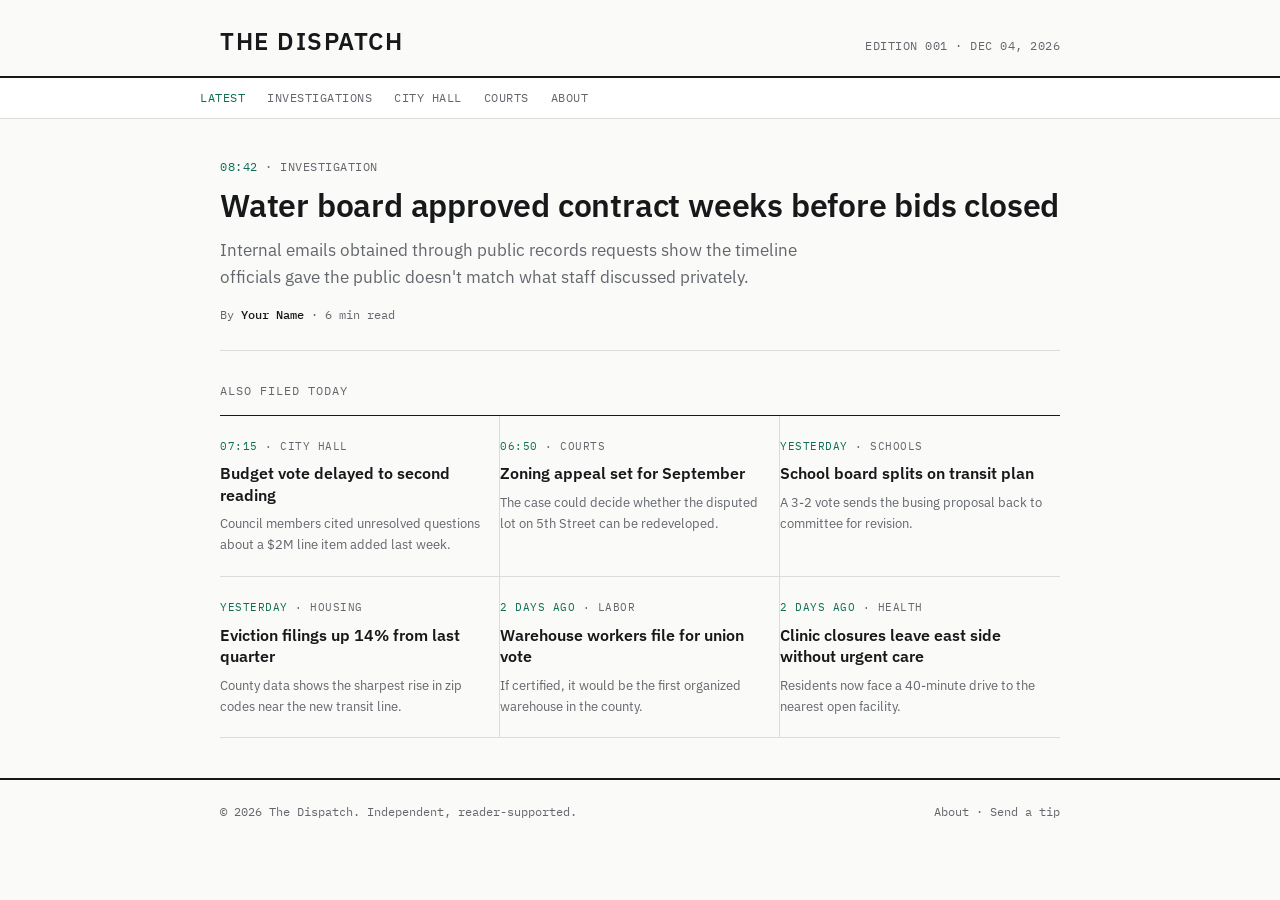
<file: index.html>
<!DOCTYPE html>
<html lang="en">
<head>
<meta charset="UTF-8">
<meta name="viewport" content="width=device-width, initial-scale=1.0">
<title>The Dispatch</title>
<meta name="description" content="Independent local reporting, filed as it happens.">
<link rel="stylesheet" href="styles.css">
</head>
<body>

<header class="masthead">
  <div class="wrap">
    <div class="masthead-title">The Dispatch</div>
    <div class="masthead-meta">EDITION 001 · <span id="today"></span></div>
  </div>
</header>

<nav class="nav">
  <div class="wrap">
    <a href="index.html" class="active">Latest</a>
    <a href="#">Investigations</a>
    <a href="#">City hall</a>
    <a href="#">Courts</a>
    <a href="about.html">About</a>
  </div>
</nav>

<main class="wrap">

  <section class="lead">
    <div class="eyebrow">08:42 <span class="dim">· INVESTIGATION</span></div>
    <h1><a href="posts/water-board-contract.html">Water board approved contract weeks before bids closed</a></h1>
    <p class="dek">Internal emails obtained through public records requests show the timeline officials gave the public doesn't match what staff discussed privately.</p>
    <div class="byline">By <span class="name">Your Name</span> · 6 min read</div>
  </section>

  <div class="section-label">Also filed today</div>

  <div class="ticker">
    <div class="ticker-item">
      <div class="eyebrow">07:15 <span class="dim">· CITY HALL</span></div>
      <h3><a href="#">Budget vote delayed to second reading</a></h3>
      <p>Council members cited unresolved questions about a $2M line item added last week.</p>
    </div>
    <div class="ticker-item">
      <div class="eyebrow">06:50 <span class="dim">· COURTS</span></div>
      <h3><a href="#">Zoning appeal set for September</a></h3>
      <p>The case could decide whether the disputed lot on 5th Street can be redeveloped.</p>
    </div>
    <div class="ticker-item">
      <div class="eyebrow">YESTERDAY <span class="dim">· SCHOOLS</span></div>
      <h3><a href="#">School board splits on transit plan</a></h3>
      <p>A 3-2 vote sends the busing proposal back to committee for revision.</p>
    </div>
    <div class="ticker-item">
      <div class="eyebrow">YESTERDAY <span class="dim">· HOUSING</span></div>
      <h3><a href="#">Eviction filings up 14% from last quarter</a></h3>
      <p>County data shows the sharpest rise in zip codes near the new transit line.</p>
    </div>
    <div class="ticker-item">
      <div class="eyebrow">2 DAYS AGO <span class="dim">· LABOR</span></div>
      <h3><a href="#">Warehouse workers file for union vote</a></h3>
      <p>If certified, it would be the first organized warehouse in the county.</p>
    </div>
    <div class="ticker-item">
      <div class="eyebrow">2 DAYS AGO <span class="dim">· HEALTH</span></div>
      <h3><a href="#">Clinic closures leave east side without urgent care</a></h3>
      <p>Residents now face a 40-minute drive to the nearest open facility.</p>
    </div>
  </div>

</main>

<footer>
  <div class="wrap">
    <span>&copy; <span id="year"></span> The Dispatch. Independent, reader-supported.</span>
    <span><a href="about.html">About</a> · <a href="mailto:tips@example.com">Send a tip</a></span>
  </div>
</footer>

<script>
  document.getElementById('year').textContent = new Date().getFullYear();
  document.getElementById('today').textContent = new Date().toLocaleDateString('en-US', { month: 'short', day: '2-digit', year: 'numeric' }).toUpperCase();
</script>

</body>
</html>
</file>
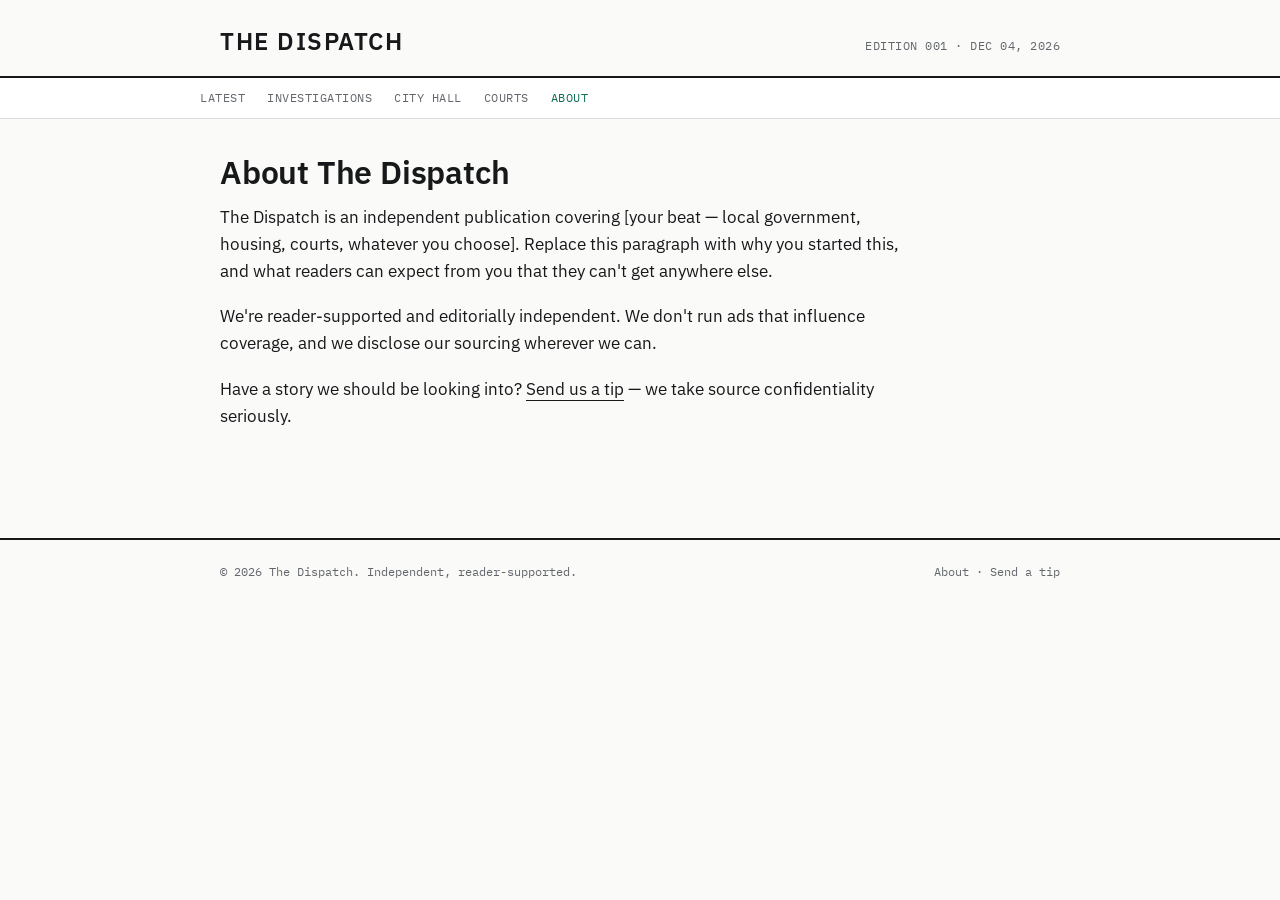
<file: about.html>
<!DOCTYPE html>
<html lang="en">
<head>
<meta charset="UTF-8">
<meta name="viewport" content="width=device-width, initial-scale=1.0">
<title>About — The Dispatch</title>
<link rel="stylesheet" href="styles.css">
</head>
<body>

<header class="masthead">
  <div class="wrap">
    <a href="index.html" class="masthead-title" style="color: inherit;">The Dispatch</a>
    <div class="masthead-meta">EDITION 001 · <span id="today"></span></div>
  </div>
</header>

<nav class="nav">
  <div class="wrap">
    <a href="index.html">Latest</a>
    <a href="#">Investigations</a>
    <a href="#">City hall</a>
    <a href="#">Courts</a>
    <a href="about.html" class="active">About</a>
  </div>
</nav>

<main class="wrap">
  <div class="about-body">
    <h1 class="headline">About The Dispatch</h1>
    <p>
      The Dispatch is an independent publication covering [your beat — local government,
      housing, courts, whatever you choose]. Replace this paragraph with why you started this,
      and what readers can expect from you that they can't get anywhere else.
    </p>
    <p>
      We're reader-supported and editorially independent. We don't run ads that
      influence coverage, and we disclose our sourcing wherever we can.
    </p>
    <p>
      Have a story we should be looking into?
      <a href="mailto:tips@example.com" class="underline-link">Send us a tip</a> — we take source
      confidentiality seriously.
    </p>
  </div>
</main>

<footer>
  <div class="wrap">
    <span>&copy; <span id="year"></span> The Dispatch. Independent, reader-supported.</span>
    <span><a href="about.html">About</a> · <a href="mailto:tips@example.com">Send a tip</a></span>
  </div>
</footer>

<script>
  document.getElementById('year').textContent = new Date().getFullYear();
  document.getElementById('today').textContent = new Date().toLocaleDateString('en-US', { month: 'short', day: '2-digit', year: 'numeric' }).toUpperCase();
</script>

</body>
</html>
</file>
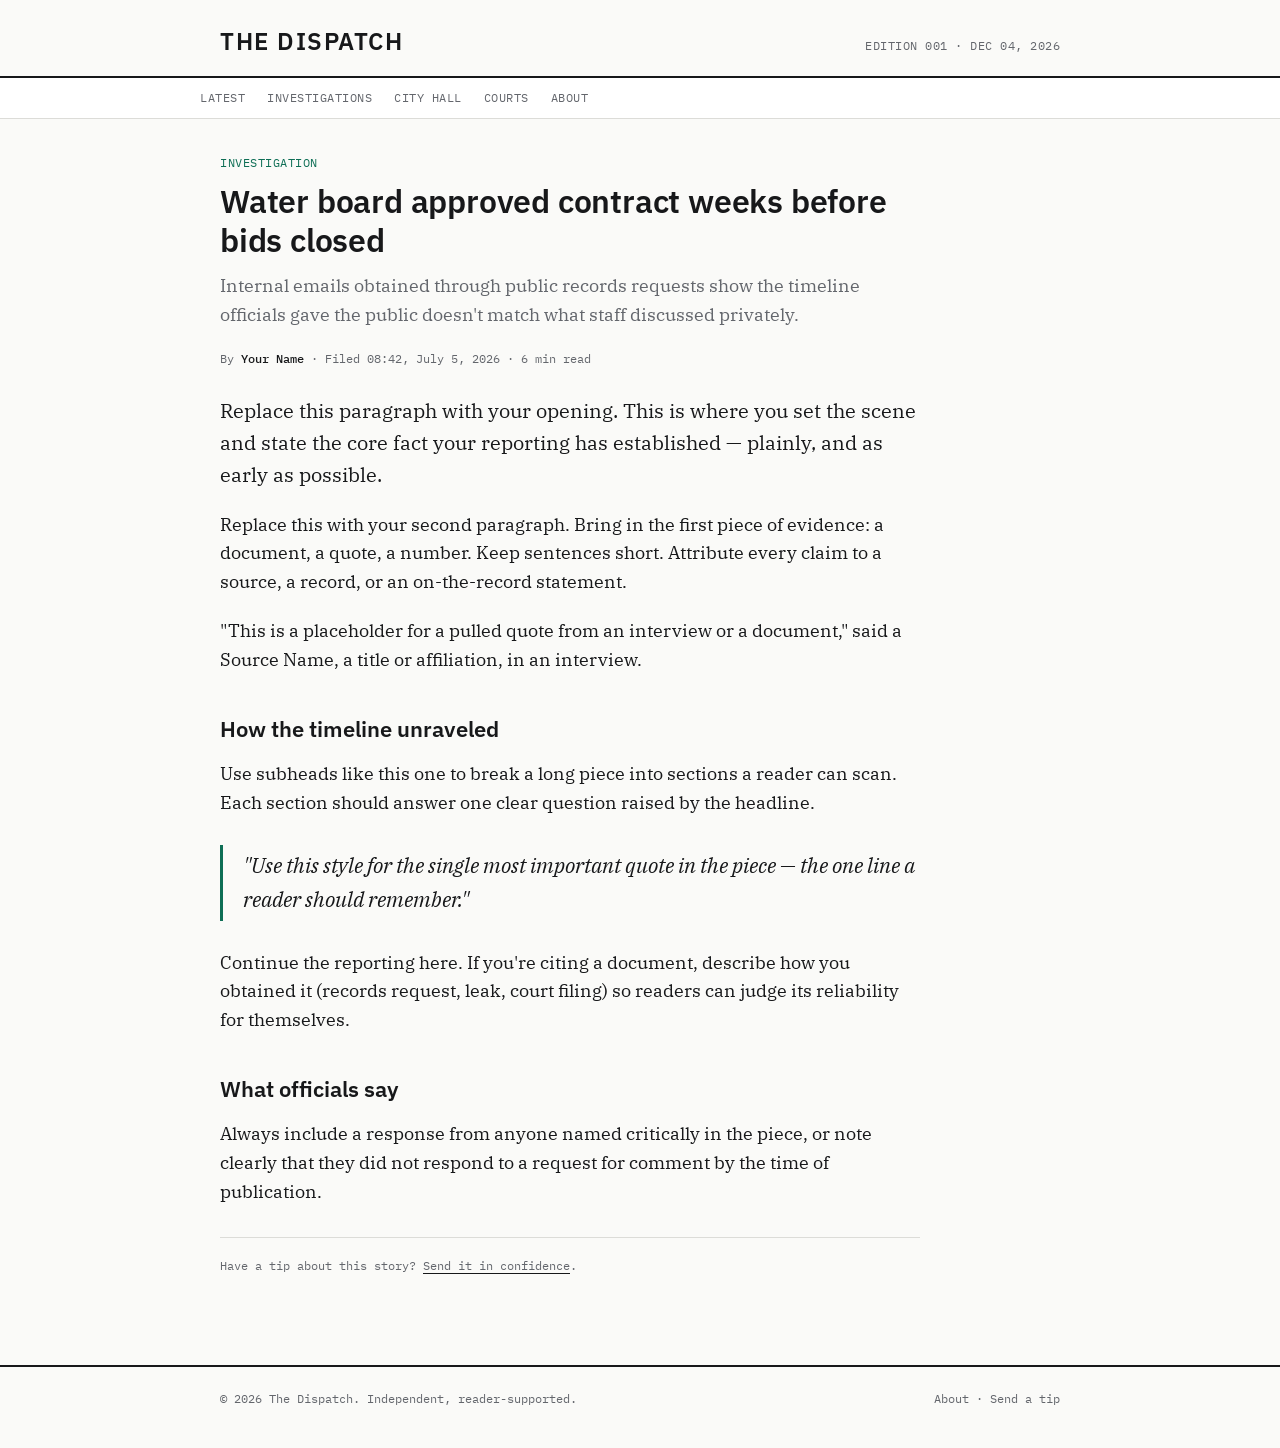
<file: water-board-contract.html>
<!DOCTYPE html>
<html lang="en">
<head>
<meta charset="UTF-8">
<meta name="viewport" content="width=device-width, initial-scale=1.0">
<title>Water board approved contract weeks before bids closed — The Dispatch</title>
<meta name="description" content="Internal emails obtained through public records requests show the timeline officials gave the public doesn't match what staff discussed privately.">
<link rel="stylesheet" href="../styles.css">
</head>
<body>

<header class="masthead">
  <div class="wrap">
    <a href="../index.html" class="masthead-title" style="color: inherit;">The Dispatch</a>
    <div class="masthead-meta">EDITION 001 · <span id="today"></span></div>
  </div>
</header>

<nav class="nav">
  <div class="wrap">
    <a href="../index.html">Latest</a>
    <a href="#">Investigations</a>
    <a href="#">City hall</a>
    <a href="#">Courts</a>
    <a href="../about.html">About</a>
  </div>
</nav>

<main class="wrap">
  <article class="article-body">

    <div class="eyebrow">INVESTIGATION</div>
    <h1 class="headline">Water board approved contract weeks before bids closed</h1>
    <p class="dek">Internal emails obtained through public records requests show the timeline officials gave the public doesn't match what staff discussed privately.</p>
    <div class="byline">By <span class="name">Your Name</span> · Filed 08:42, July 5, 2026 · 6 min read</div>

    <div style="margin-top: 26px;">

      <p class="lede">
        Replace this paragraph with your opening. This is where you set the scene and state the
        core fact your reporting has established — plainly, and as early as possible.
      </p>

      <p>
        Replace this with your second paragraph. Bring in the first piece of evidence: a document,
        a quote, a number. Keep sentences short. Attribute every claim to a source, a record, or
        an on-the-record statement.
      </p>

      <p>
        "This is a placeholder for a pulled quote from an interview or a document," said a
        Source Name, a title or affiliation, in an interview.
      </p>

      <h2>How the timeline unraveled</h2>

      <p>
        Use subheads like this one to break a long piece into sections a reader can scan. Each
        section should answer one clear question raised by the headline.
      </p>

      <div class="pull-quote">
        "Use this style for the single most important quote in the piece — the one line a
        reader should remember."
      </div>

      <p>
        Continue the reporting here. If you're citing a document, describe how you obtained it
        (records request, leak, court filing) so readers can judge its reliability for themselves.
      </p>

      <h2>What officials say</h2>

      <p>
        Always include a response from anyone named critically in the piece, or note clearly that
        they did not respond to a request for comment by the time of publication.
      </p>

    </div>

    <div class="dateline">
      Have a tip about this story? <a href="mailto:tips@example.com" class="underline-link">Send it in confidence</a>.
    </div>

  </article>
</main>

<footer>
  <div class="wrap">
    <span>&copy; <span id="year"></span> The Dispatch. Independent, reader-supported.</span>
    <span><a href="../about.html">About</a> · <a href="mailto:tips@example.com">Send a tip</a></span>
  </div>
</footer>

<script>
  document.getElementById('year').textContent = new Date().getFullYear();
  document.getElementById('today').textContent = new Date().toLocaleDateString('en-US', { month: 'short', day: '2-digit', year: 'numeric' }).toUpperCase();
</script>

</body>
</html>
</file>
<file: styles.css>
/* ---------------------------------------------------
   THE DISPATCH — shared stylesheet
   Wire-desk aesthetic: mono timestamps, dense grid,
   one accent color, hairline rules, no decoration.
--------------------------------------------------- */

@import url('https://fonts.googleapis.com/css2?family=IBM+Plex+Sans:wght@400;500;600&family=IBM+Plex+Mono:wght@400;500&family=IBM+Plex+Serif:ital,wght@0,400;0,600;1,400&display=swap');

:root {
  --bg: #fafaf8;
  --paper: #ffffff;
  --ink: #17181a;
  --muted: #63666c;
  --faint: #9a9da3;
  --rule: #dcdcd8;
  --rule-strong: #17181a;
  --accent: #0e6e55;
  --accent-bg: #e6f2ee;
  --max-width: 880px;
}

* { box-sizing: border-box; }

html { -webkit-text-size-adjust: 100%; }

body {
  margin: 0;
  background: var(--bg);
  color: var(--ink);
  font-family: 'IBM Plex Sans', Arial, sans-serif;
  font-size: 16px;
  line-height: 1.6;
  -webkit-font-smoothing: antialiased;
}

a { color: inherit; text-decoration: none; }
a.underline-link { border-bottom: 1px solid var(--rule-strong); }
a.underline-link:hover { color: var(--accent); border-color: var(--accent); }

.wrap {
  max-width: var(--max-width);
  margin: 0 auto;
  padding: 0 20px;
}

.mono {
  font-family: 'IBM Plex Mono', Consolas, monospace;
}

/* ---------- Masthead ---------- */

.masthead {
  border-bottom: 2px solid var(--rule-strong);
  padding: 22px 0 16px;
}

.masthead .wrap {
  display: flex;
  justify-content: space-between;
  align-items: baseline;
  flex-wrap: wrap;
  gap: 8px;
}

.masthead-title {
  font-size: 24px;
  font-weight: 600;
  letter-spacing: 1.5px;
  text-transform: uppercase;
}

.masthead-meta {
  font-family: 'IBM Plex Mono', monospace;
  font-size: 12px;
  color: var(--muted);
  letter-spacing: 0.5px;
}

.nav {
  border-bottom: 1px solid var(--rule);
  background: var(--paper);
}

.nav .wrap {
  display: flex;
  gap: 22px;
  padding: 10px 0;
  font-family: 'IBM Plex Mono', monospace;
  font-size: 12px;
  letter-spacing: 0.5px;
  text-transform: uppercase;
  overflow-x: auto;
}

.nav a { color: var(--muted); white-space: nowrap; }
.nav a:hover, .nav a.active { color: var(--accent); }

/* ---------- Lead story ---------- */

.lead {
  padding: 34px 0 26px;
  border-bottom: 1px solid var(--rule);
}

.eyebrow {
  font-family: 'IBM Plex Mono', monospace;
  font-size: 12px;
  letter-spacing: 0.5px;
  color: var(--accent);
  display: inline-block;
  margin-bottom: 10px;
}

.eyebrow .dim { color: var(--muted); }

.lead h1, .headline {
  font-size: 32px;
  font-weight: 600;
  line-height: 1.22;
  margin: 0 0 12px;
  letter-spacing: -0.2px;
}

.dek {
  font-size: 17px;
  color: var(--muted);
  margin: 0 0 14px;
  max-width: 640px;
}

.byline {
  font-family: 'IBM Plex Mono', monospace;
  font-size: 12px;
  color: var(--muted);
}

.byline .name { color: var(--ink); font-weight: 500; }

/* ---------- Ticker / story grid ---------- */

.section-label {
  font-family: 'IBM Plex Mono', monospace;
  font-size: 12px;
  letter-spacing: 1px;
  color: var(--muted);
  text-transform: uppercase;
  margin: 30px 0 14px;
}

.ticker {
  display: grid;
  grid-template-columns: repeat(3, minmax(0, 1fr));
  gap: 0;
  border-top: 1px solid var(--rule-strong);
}

.ticker-item {
  padding: 16px 18px 20px 0;
  border-right: 1px solid var(--rule);
  border-bottom: 1px solid var(--rule);
}

.ticker-item:nth-child(3n) { border-right: none; }

.ticker-item .eyebrow { font-size: 11px; margin-bottom: 8px; }

.ticker-item h3 {
  font-size: 16px;
  font-weight: 600;
  line-height: 1.35;
  margin: 0 0 8px;
}

.ticker-item p {
  font-size: 13px;
  color: var(--muted);
  margin: 0;
}

@media (max-width: 640px) {
  .ticker { grid-template-columns: 1fr; }
  .ticker-item { border-right: none; padding-right: 0; }
  .lead h1, .headline { font-size: 26px; }
}

/* ---------- Article page ---------- */

.article-body {
  padding: 30px 0 50px;
  max-width: 700px;
}

.article-body p {
  font-size: 18px;
  margin: 0 0 20px;
  font-family: 'IBM Plex Serif', Georgia, serif;
}

.article-body p.lede {
  font-size: 20px;
  font-weight: 400;
}

.article-body h2 {
  font-size: 22px;
  font-weight: 600;
  margin: 36px 0 14px;
}

.pull-quote {
  border-left: 3px solid var(--accent);
  padding: 4px 0 4px 20px;
  margin: 28px 0;
  font-family: 'IBM Plex Serif', Georgia, serif;
  font-size: 21px;
  font-style: italic;
  color: var(--ink);
}

.dateline {
  font-family: 'IBM Plex Mono', monospace;
  font-size: 12px;
  color: var(--muted);
  margin-top: 30px;
  padding-top: 18px;
  border-top: 1px solid var(--rule);
}

/* ---------- Footer ---------- */

footer {
  border-top: 2px solid var(--rule-strong);
  padding: 22px 0 40px;
  margin-top: 40px;
}

footer .wrap {
  display: flex;
  justify-content: space-between;
  flex-wrap: wrap;
  gap: 10px;
  font-family: 'IBM Plex Mono', monospace;
  font-size: 12px;
  color: var(--muted);
}

footer a:hover { color: var(--accent); }

/* ---------- About page ---------- */

.about-body {
  padding: 34px 0 50px;
  max-width: 680px;
}

.about-body p {
  font-size: 17px;
  margin: 0 0 18px;
}
</file>
